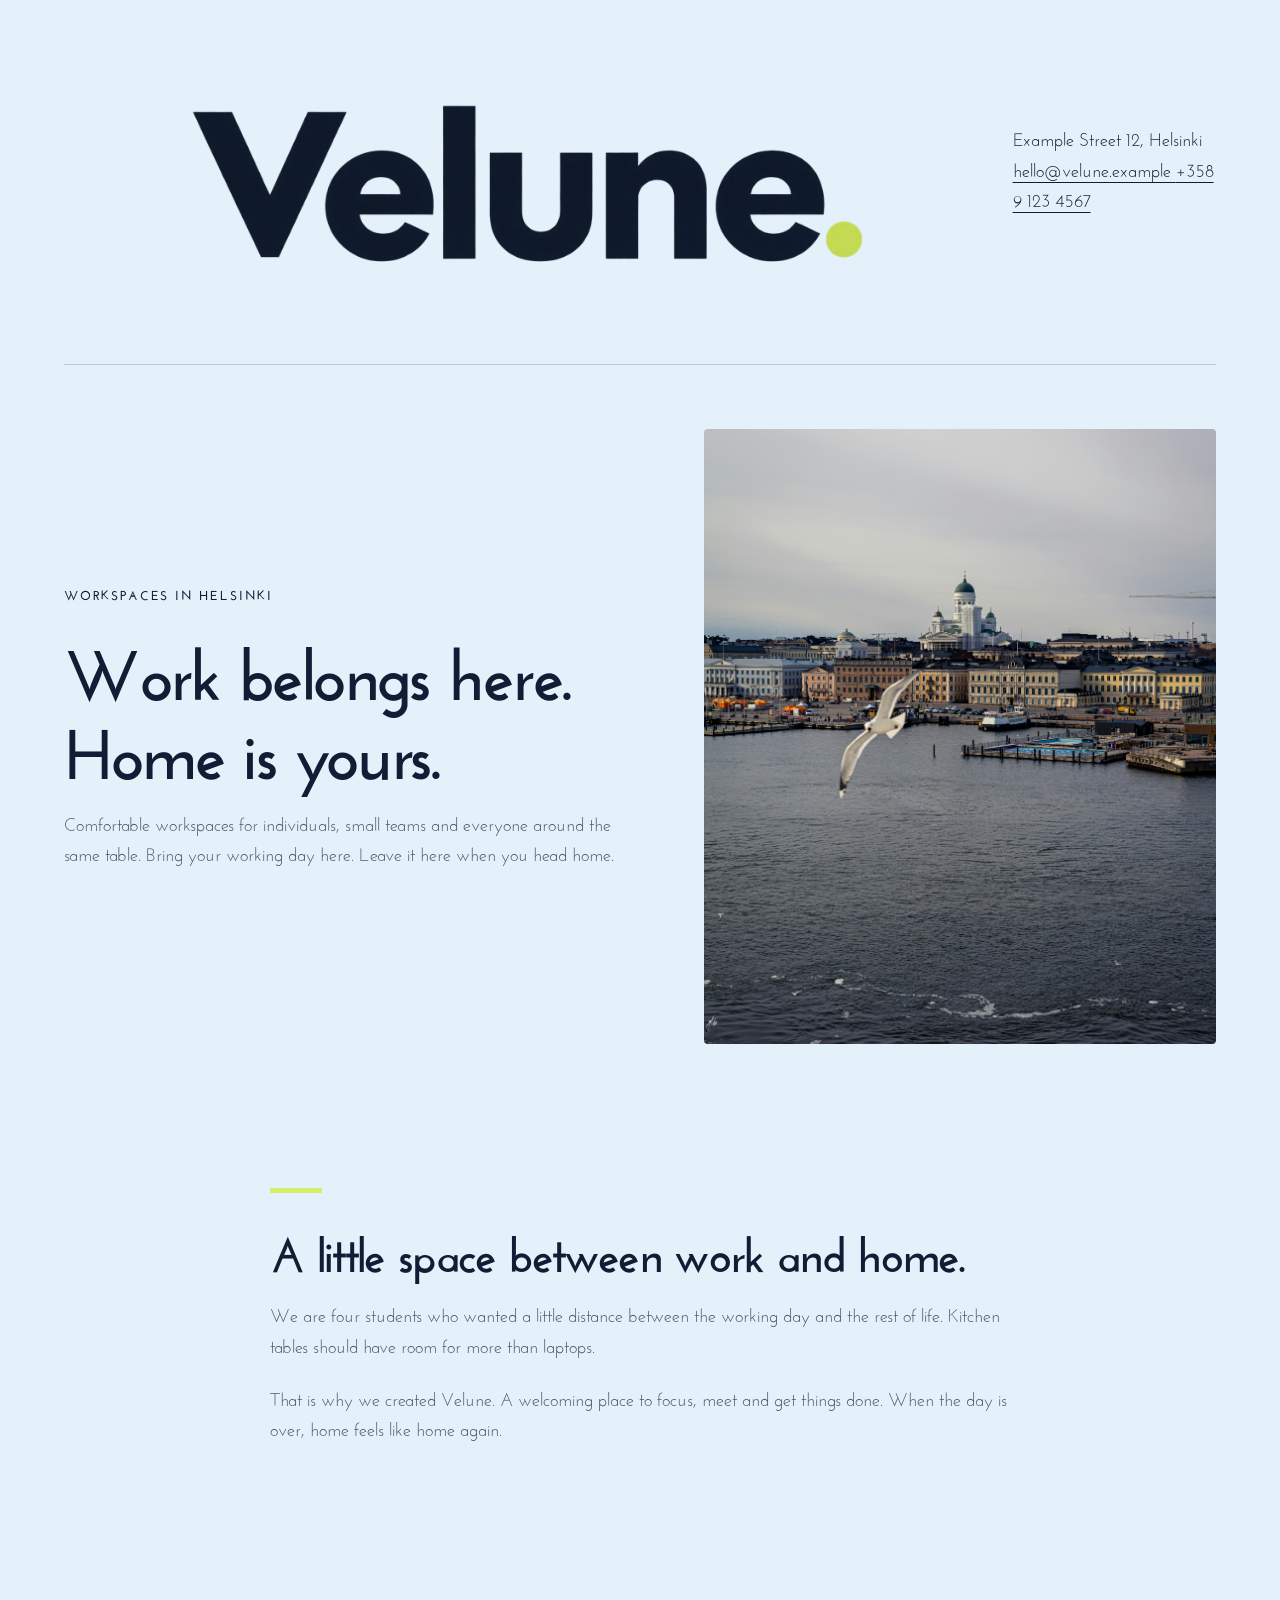
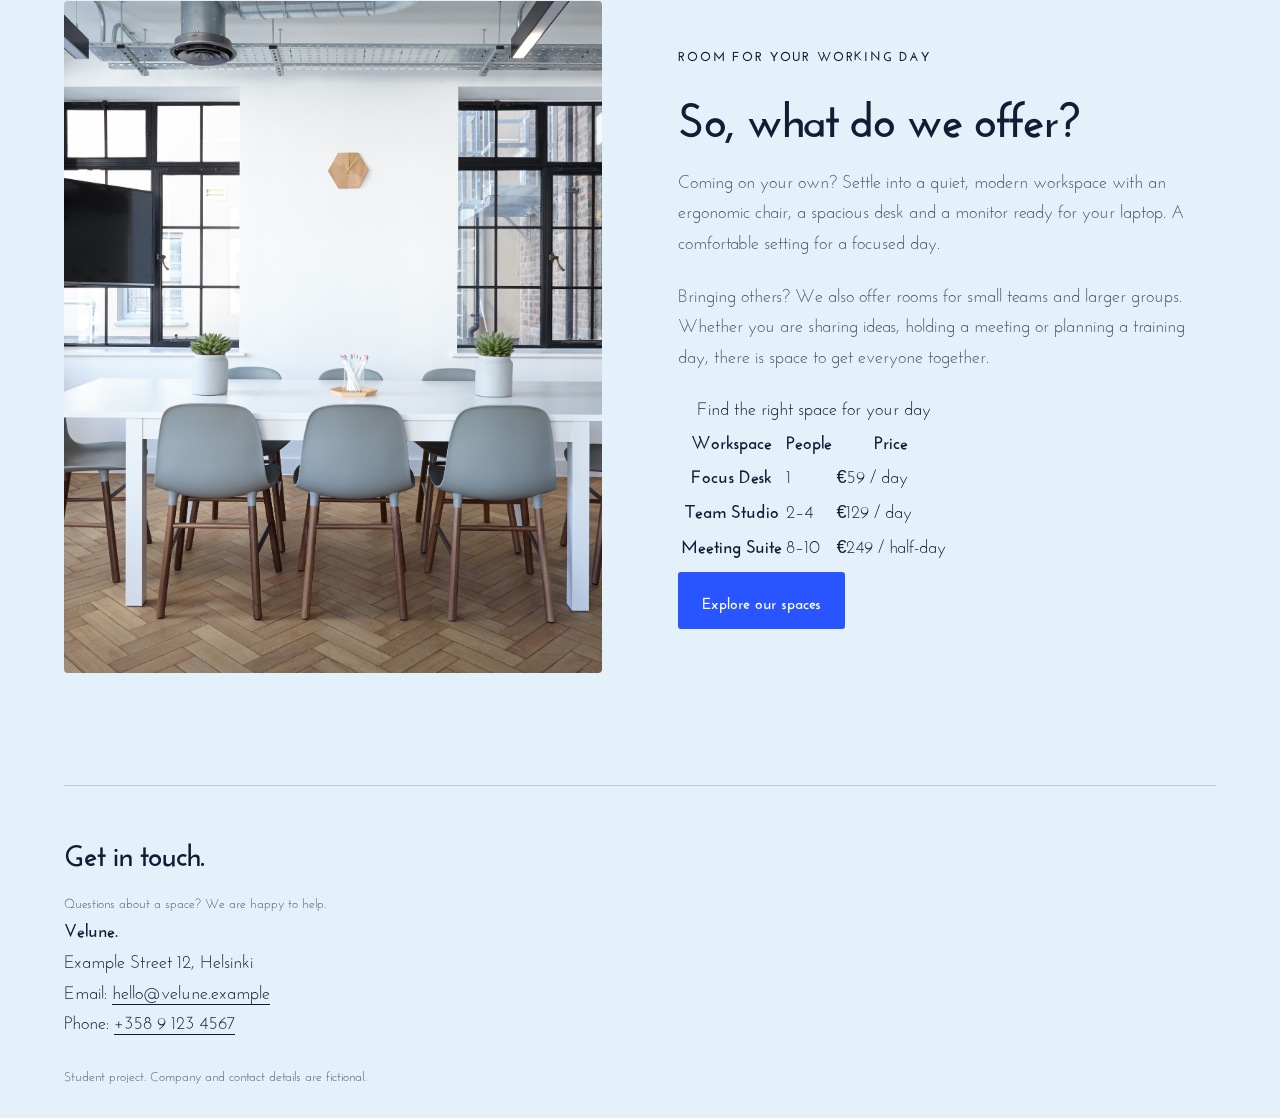
<file: index.html>
<!DOCTYPE html>
<html lang="en">
<head>
  <meta charset="UTF-8">
  <meta name="viewport" content="width=device-width, initial-scale=1">

  <title>Velune. | Workspaces in Helsinki</title>

  <link rel="stylesheet" href="css/styles.css">
</head>

<body>
  <header class="site-header">
    <a class="logo" href="index.html">
      <img
        src="images/Velune.logo.png"
        alt="Velune. Home"
      >
    </a>

    <!-- Contact information below the logo. -->
    <address class="header-contact">
      <span>Example Street 12, Helsinki</span>
      <a href="mailto:hello@velune.example">
        hello@velune.example
      </a>
      <a href="tel:+35891234567">
        +358 9 123 4567
      </a>
    </address>
  </header>

  <main>
    <!-- Introduction -->
    <section class="hero">
      <div>
        <p class="eyebrow">Workspaces in Helsinki</p>

        <h1>Work belongs here.<br>Home is yours.</h1>

        <p>
          Comfortable workspaces for individuals, small teams
          and everyone around the same table.
          Bring your working day here. Leave it here when you head home.
        </p>
      </div>

      <img
        src="images/helsinki.jpg"
        alt="Helsinki waterfront with the cathedral overlooking the harbour"
        width="1365"
        height="2048"
      >
    </section>

    <!-- Company background -->
    <section id="about">
      <h2>A little space between work and home.</h2>

      <p>
        We are four students who wanted a little distance
        between the working day and the rest of life.
        Kitchen tables should have room for more than laptops.
      </p>

      <p>
        That is why we created Velune.
        A welcoming place to focus, meet and get things done.
        When the day is over, home feels like home again.
      </p>
    </section>

    <!-- OB-1: Introduce workspace options and link to further details. -->
    <section id="spaces" class="spaces">
      <img
        src="images/frontpageoffice.jpg"
        alt="Bright meeting room with a shared table and large windows"
        width="2048"
        height="1365"
        loading="lazy"
      >

      <div>
        <p class="eyebrow">Room for your working day</p>

        <h2>So, what do we offer?</h2>

        <p>
          Coming on your own? Settle into a quiet, modern workspace
          with an ergonomic chair, a spacious desk and a monitor
          ready for your laptop. A comfortable setting for a focused day.
        </p>

        <p>
          Bringing others? We also offer rooms for small teams
          and larger groups. Whether you are sharing ideas,
          holding a meeting or planning a training day,
          there is space to get everyone together.
        </p>

        <!-- User story: Compare office prices and capacities.
             Acceptance criterion: A comparison table on the front page. -->
        <table class="comparison">
          <caption>Find the right space for your day</caption>

          <thead>
            <tr>
              <th scope="col">Workspace</th>
              <th scope="col">People</th>
              <th scope="col">Price</th>
            </tr>
          </thead>

          <tbody>
            <tr>
              <th scope="row">Focus Desk</th>
              <td>1</td>
              <td>€59 / day</td>
            </tr>

            <tr>
              <th scope="row">Team Studio</th>
              <td>2–4</td>
              <td>€129 / day</td>
            </tr>

            <tr>
              <th scope="row">Meeting Suite</th>
              <td>8–10</td>
              <td>€249 / half-day</td>
            </tr>
          </tbody>
        </table>

        <a class="button" href="officedetails.html">
          Explore our spaces
        </a>
      </div>
    </section>
  </main>

  <!-- User story: Find the rental provider's contact information.
       Acceptance criterion: Contact information appears in the footer. -->
  <footer id="contact">
    <h2>Get in touch.</h2>

    <p>Questions about a space? We are happy to help.</p>

    <address>
      <strong>Velune.</strong><br>
      Example Street 12, Helsinki<br>

      Email:
      <a href="mailto:hello@velune.example">
        hello@velune.example
      </a><br>

      Phone:
      <a href="tel:+35891234567">
        +358 9 123 4567
      </a>
    </address>

    <p>Student project. Company and contact details are fictional.</p>
  </footer>
</body>
</html>
</file>
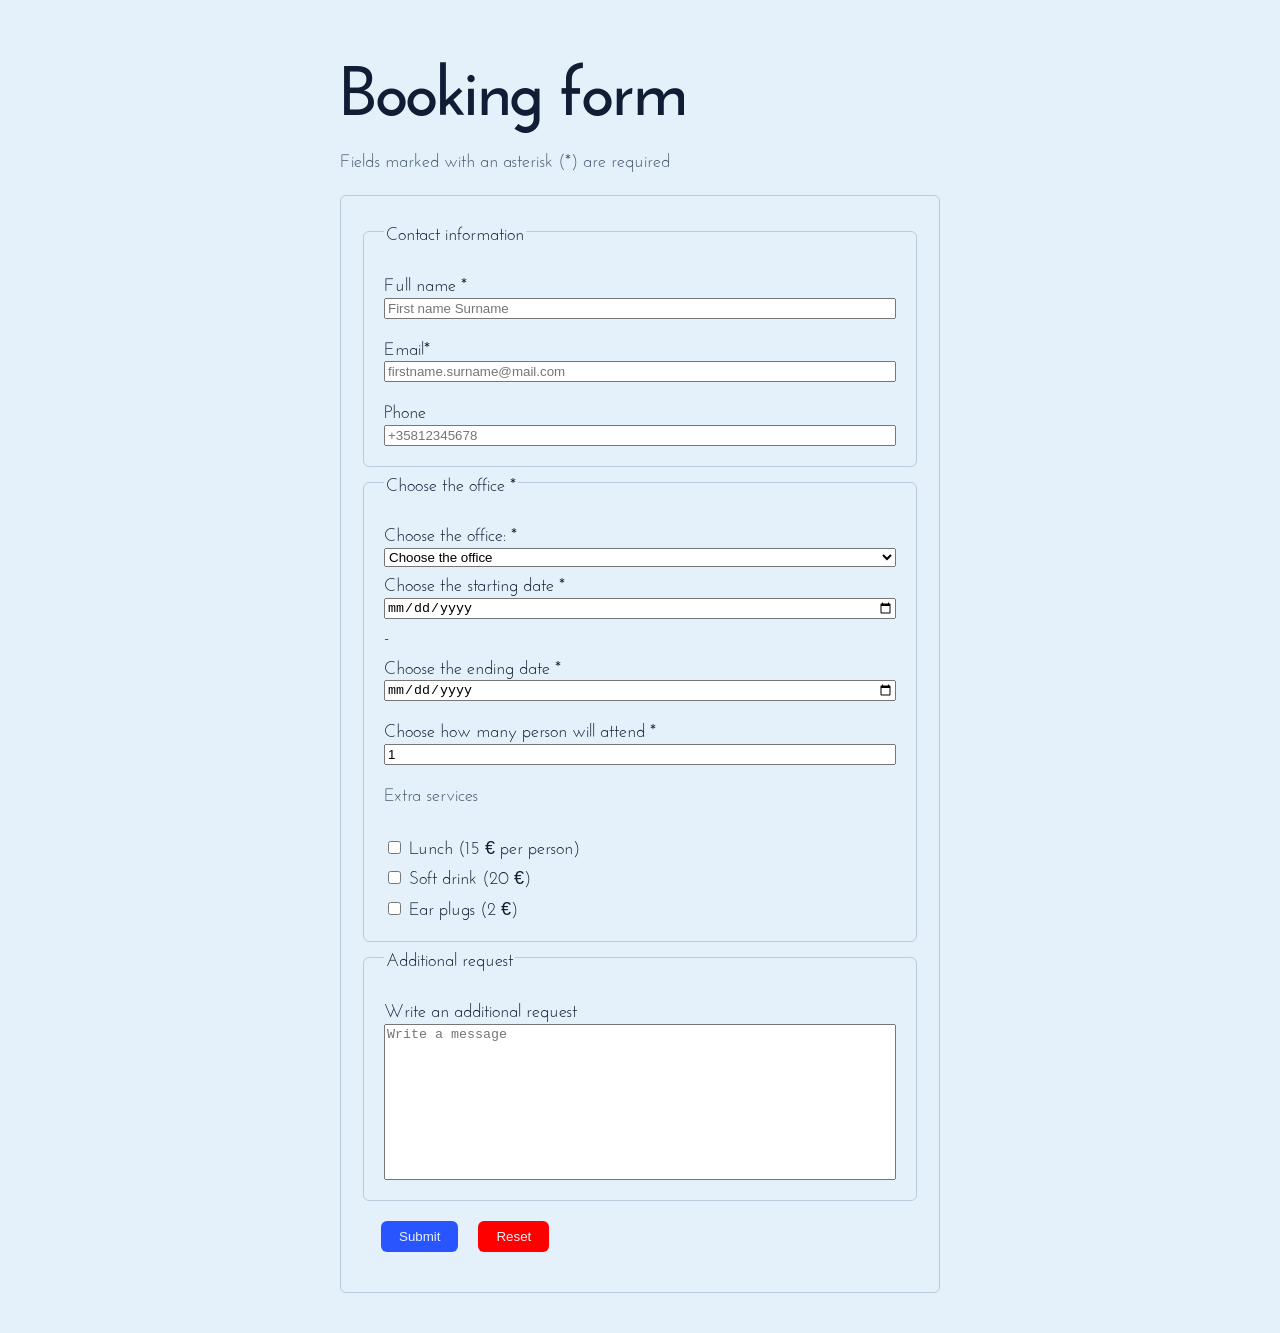
<file: booking.html>
<!DOCTYPE html>
<html lang="en">

<head>
    <meta charset="UTF-8">
    <meta name="viewport" content="width=device-width, initial-scale=1.0">
    <title>Booking</title>
    <link rel="stylesheet" href="css/styles.css">
</head>

<body>
    <main class="content">
        <h1>Booking form</h1>
        <p>Fields marked with an asterisk (*) are required</p>
        <form action="#" method="post">
            <fieldset>
                <legend>Contact information</legend>
                <div class="field">
                    <label for="name">Full name <span class="required">*</span></label>
                    <input type="text" id="name" name="name" placeholder="First name Surname" autocomplete="name"
                        maxlength="100" required>
                </div>
                <div class="field">
                    <label for="email">Email<span class="required">*</span></label>
                    <input type="email" id="email" name="email" placeholder="firstname.surname@mail.com"
                        autocomplete="email" maxlength="100" required>
                </div>
                <div class="field">
                    <label for="phone">Phone</label>
                    <input type="tel" id="phone" name="phone" placeholder="+35812345678" autocomplete="phone">
                </div>
            </fieldset>
            <fieldset>
                <legend>Choose the office *</legend>
                <label for="office">Choose the office: <span class="required">*</span></label>
                <select name="office" id="office">
                    <option value="#">Choose the office</option>
                    <option value="office1">Office for 5 people</option>
                    <option value="office2">Office for 10 people</option>
                    <option value="office3">Office for 15 people</option>
                </select>
                <div class="field">
                    <label for="start-date">Choose the starting date <span class="required">*</span></label>
                    <input type="date" name="start-date" id="start-date" required>
                    <span> - </span>
                    <label for="end-date">Choose the ending date <span class="required">*</span></label>
                    <input type="date" name="end-date" id="end-date" required>
                </div>
                <div class="field">
                    <label for="person">Choose how many person will attend <span class="required">*</span></label>
                    <input type="number" name="person" id="person" min="1" max="20" value="1" required>
                </div>
                <p>Extra services</p>
                <div class="choose">
                    <input type="checkbox" id="lunch" name="lunch" value="lunch">
                    <label for="lunch">Lunch (15 € per person)</label>
                </div>
                <div class="choose">
                    <input type="checkbox" id="drink" name="drink" value="drink">
                    <label for="drink">Soft drink (20 €)</span></label>
                </div>
                <div class="choose">
                    <input type="checkbox" id="earplug" name="earplug" value="earplug">
                    <label for="earplug">Ear plugs (2 €)</span></label>
                </div>
                <!-- Huom radio buttonissa, name pitää olla kaikilla sama, jotta radiobutton toimii oikein. -->
            </fieldset>
            <fieldset>
                <legend>Additional request</legend>
                <div class="field">
                    <label for="message">Write an additional request</label>
                    <textarea name="message" id="message" rows="10" placeholder="Write a message"></textarea>
                </div>

            </fieldset>
            <div class="buttons">
                <button type="submit">Submit</button>
                <button type="reset" class="reset">Reset</button>
            </div>
        </form>
    </main>
</body>

</html>
</file>
<file: css/styles.css>
/* Fonts */

@font-face {
  font-family: "Josefin Sans";
  src: url("../fonts/JosefinSans-Regular.ttf") format("truetype");
  font-weight: 400;
  font-style: normal;
  font-display: swap;
}

@font-face {
  font-family: "Josefin Sans";
  src: url("../fonts/JosefinSans-Bold.ttf") format("truetype");
  font-weight: 700;
  font-style: normal;
  font-display: swap;
}

/* Colours and basic layout */

:root {
  --navy: #101d35;
  --ice: #e5f1fa;
  --blue: #2855ff;
  --chartreuse: #d6ef68;
  --muted: #45566c;
  --border: #bacbdb;
}

* {
  box-sizing: border-box;
}

body {
  margin: 0;
  background: var(--ice);
  color: var(--navy);
  font-family: "Josefin Sans", Arial, sans-serif;
  font-size: 18px;
  line-height: 1.7;
}

header,
main,
footer {
  width: min(1200px, 90%);
  margin-inline: auto;
}

a {
  color: inherit;
  text-underline-offset: 5px;
}

a:focus-visible {
  outline: 3px solid var(--blue);
  outline-offset: 6px;
}

img {
  display: block;
  width: 100%;
  height: auto;
}

h1,
h2 {
  margin: 0 0 24px;
  font-weight: 700;
  line-height: 1.12;
  letter-spacing: -0.035em;
}

h1 {
  font-size: clamp(42px, 5.5vw, 76px);
}

h2 {
  font-size: clamp(32px, 4vw, 48px);
}

p {
  margin: 0 0 22px;
  color: var(--muted);
}

/* Header and wordmark */

header {
  display: flex;
  justify-content: space-between;
  align-items: center;
  gap: 24px;
  padding-block: 28px;
  border-bottom: 1px solid var(--border);
}

header > a {
  color: var(--navy);
  font-size: 38px;
  font-weight: 700;
  line-height: 1;
  letter-spacing: -2px;
  text-decoration: none;
}

nav {
  display: flex;
  flex-wrap: wrap;
  gap: 28px;
}

nav a {
  font-size: 16px;
  text-decoration: none;
}

nav a:hover,
footer a:hover {
  color: var(--blue);
}

/* Introduction: text left, Helsinki right */

.hero {
  display: grid;
  grid-template-columns: 1.1fr 1fr;
  align-items: center;
  gap: clamp(32px, 6vw, 80px);
  padding-block: 64px 96px;
}

.hero > div {
  max-width: 600px;
}

.hero > img {
  height: clamp(420px, 48vw, 640px);
  object-fit: cover;
  object-position: center 42%;
  border-radius: 4px;
}

.eyebrow {
  margin-bottom: 20px;
  color: var(--navy);
  font-size: 13px;
  font-weight: 700;
  letter-spacing: 0.14em;
  text-transform: uppercase;
}

/* Links styled as buttons */

.button {
  display: inline-block;
  margin-top: 10px;
  padding: 15px 24px;
  border-radius: 3px;
  background: var(--blue);
  color: white;
  font-size: 16px;
  font-weight: 700;
  text-decoration: none;
}

.button:hover {
  background: var(--navy);
}

/* Company story */

#about {
  max-width: 740px;
  margin-inline: auto;
  padding-block: 48px 112px;
}

#about::before {
  content: "";
  display: block;
  width: 52px;
  height: 5px;
  margin-bottom: 28px;
  background: var(--chartreuse);
}

/* OB-1: Workspace overview and details link */

.spaces {
  display: grid;
  grid-template-columns: 1fr 1fr;
  align-items: center;
  gap: clamp(32px, 6vw, 80px);
  padding-block: 24px 112px;
}

.spaces > img {
  aspect-ratio: 4 / 5;
  object-fit: cover;
  object-position: center;
  border-radius: 4px;
}

/* Contact information */

footer {
  padding-block: 48px 32px;
  border-top: 1px solid var(--border);
}

footer h2 {
  font-size: 30px;
}

address {
  margin-bottom: 28px;
  font-style: normal;
}

footer > p {
  margin-bottom: 0;
  font-size: 13px;
}

/* Smaller screens */

@media (max-width: 760px) {
  header {
    align-items: flex-start;
    flex-direction: column;
    gap: 22px;
  }

  nav {
    gap: 24px;
  }

  .hero,
  .spaces {
    grid-template-columns: 1fr;
    gap: 32px;
    padding-block: 48px 64px;
  }

  .hero > img {
    height: 420px;
  }

  #about {
    padding-block: 32px 48px;
  }

  .spaces > img {
    aspect-ratio: 4 / 3;
  }
}

/* Booking site settings */

.content {
  width: min(600px, calc(100% - 32px));
  margin: 40px auto;
}

form {
  padding: 20px;
  border: 1px solid var(--border);
  border-radius: 6px;
}

fieldset {
  border: 1px solid var(--border);
  border-radius: 6px;
  padding: 20px;
}

/* Adding some gap/margin that the form is not so tight */
.field {
  margin-bottom: 12px;
}

.field:last-child {
  margin-bottom: 0;
}

.field label {
  display: block;
}

input:not([type="checkbox"]), select, textarea {
    display: block;
    width: 100%;
}

/* Shows error field with red border */
input:user-invalid, select:user-invalid, textarea:user-invalid {
    border: 2px solid red;
}

.field textarea {
  resize: none;
}

.buttons {
  display: flex;
  flex-wrap: wrap;
  gap: 20px;
  margin: 20px;
}

button {
  padding: 8px 18px;
  background-color: var(--blue);
  color: var(--ice);
  border: var(--border);
  border-radius: 6px;
  cursor: pointer;
}

button:hover {
  background-color: var(--chartreuse);
  color: var(--navy);
}

.reset {
  background-color: red;
}

.reset:hover {
  background-color: var(--blue);
  color: var(--ice);
 /* User story: Compare office prices and capacities. */
.comparison {
  width: 100%;
  margin-block: 32px;
  border-collapse: collapse;
  font-size: 16px;
  text-align: left;
}

.comparison caption {
  margin-bottom: 12px;
  font-weight: 700;
  text-align: left;
}

.comparison th,
.comparison td {
  padding: 14px 8px;
  border-bottom: 1px solid var(--border);
}

.comparison thead {
  background: var(--navy);
  color: var(--ice);
}

.comparison tbody th {
  font-weight: 400;
}
</file>
